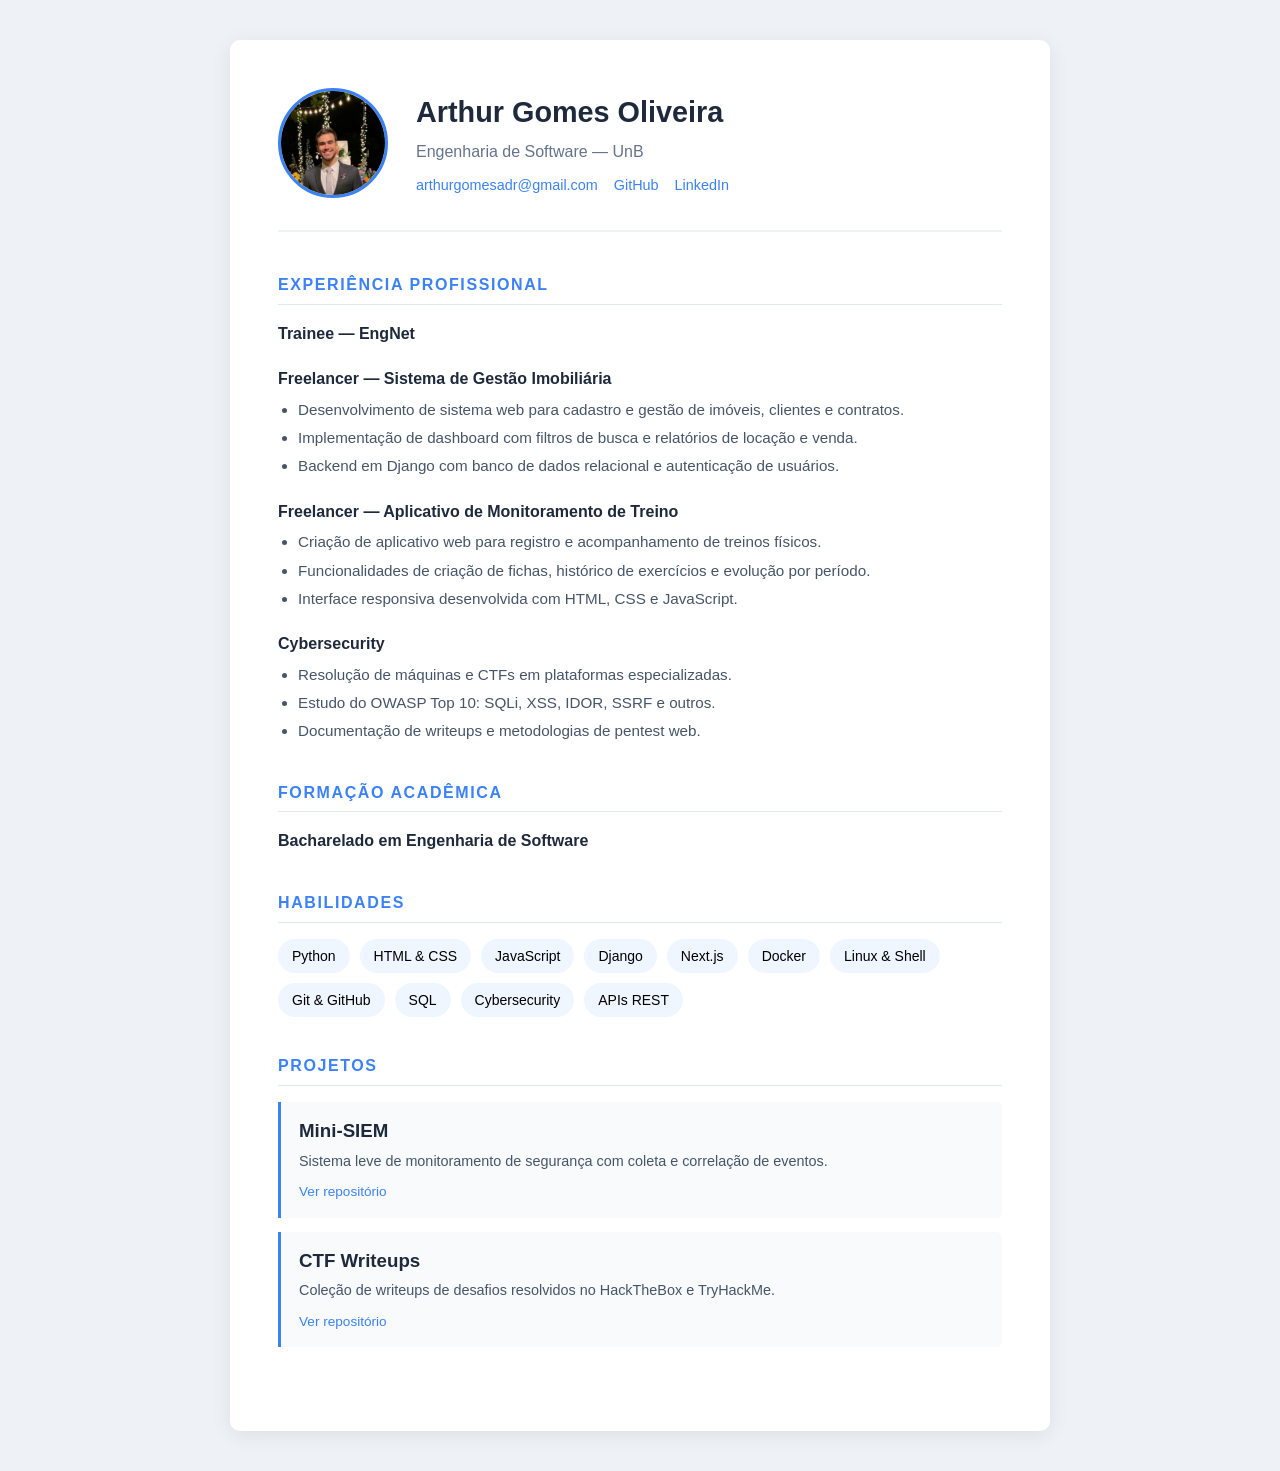
<file: index.html>
<!DOCTYPE html>
<html lang="pt-br">
<head>
  <meta charset="UTF-8" />
  <meta name="viewport" content="width=device-width, initial-scale=1.0" />
  <title>Currículo — Arthur Gomes Oliveira</title>
  <link rel="stylesheet" href="style.css" />
</head>
<body>
  <div class="container">

    <div class="header">
      <img src="foto.jpeg" alt="Foto de Arthur Gomes Oliveira" />
      <div>
        <h1>Arthur Gomes Oliveira</h1>
        <p>Engenharia de Software — UnB</p>
        <div class="contato">
          <a href="mailto:arthurgomesadr@gmail.com" target="_blank" aria-label="Enviar e-mail para Arthur">arthurgomesadr@gmail.com</a>
          <a href="https://github.com/arthurgomes1290" target="_blank" aria-label="Perfil do GitHub de Arthur">GitHub</a>
          <a href="https://www.linkedin.com/in/arthur-gomes-042355264" target="_blank" aria-label="Perfil do LinkedIn de Arthur">LinkedIn</a>
        </div>
      </div>
    </div>

    <section>
      <h2>Experiência Profissional</h2>

      <div class="item">
        <h3>Trainee — EngNet</h3>
      </div>

      <div class="item">
        <h3>Freelancer — Sistema de Gestão Imobiliária</h3>
        <ul>
          <li>Desenvolvimento de sistema web para cadastro e gestão de imóveis, clientes e contratos.</li>
          <li>Implementação de dashboard com filtros de busca e relatórios de locação e venda.</li>
          <li>Backend em Django com banco de dados relacional e autenticação de usuários.</li>
        </ul>
      </div>

      <div class="item">
        <h3>Freelancer — Aplicativo de Monitoramento de Treino</h3>
        <ul>
          <li>Criação de aplicativo web para registro e acompanhamento de treinos físicos.</li>
          <li>Funcionalidades de criação de fichas, histórico de exercícios e evolução por período.</li>
          <li>Interface responsiva desenvolvida com HTML, CSS e JavaScript.</li>
        </ul>
      </div>

      <div class="item">
        <h3>Cybersecurity</h3>
        <ul>
          <li>Resolução de máquinas e CTFs em plataformas especializadas.</li>
          <li>Estudo do OWASP Top 10: SQLi, XSS, IDOR, SSRF e outros.</li>
          <li>Documentação de writeups e metodologias de pentest web.</li>
        </ul>
      </div>
    </section>

    <section>
      <h2>Formação Acadêmica</h2>

      <div class="item">
        <h3>Bacharelado em Engenharia de Software</h3>
      </div>
    </section>

    <section>
      <h2>Habilidades</h2>
      <ul class="habilidades">
        <li>Python</li>
        <li>HTML &amp; CSS</li>
        <li>JavaScript</li>
        <li>Django</li>
        <li>Next.js</li>
        <li>Docker</li>
        <li>Linux &amp; Shell</li>
        <li>Git &amp; GitHub</li>
        <li>SQL</li>
        <li>Cybersecurity</li>
        <li>APIs REST</li>
      </ul>
    </section>

   <section>
      <h2>Projetos</h2>

      <div class="projeto">
        <h3>Mini-SIEM</h3>
        <p>Sistema leve de monitoramento de segurança com coleta e correlação de eventos.</p>
        <a href="https://github.com/arthurgomes1290/mini-siem" target="_blank">Ver repositório</a>
      </div>

      <div class="projeto">
        <h3>CTF Writeups</h3>
        <p>Coleção de writeups de desafios resolvidos no HackTheBox e TryHackMe.</p>
        <a href="https://github.com/arthurgomes1290/writeups-ctf" target="_blank">Ver repositório</a>
      </div>

    </section>

  </div>
</body>
</html>
</file>
<file: style.css>
*{
    margin: 0;
    padding: 0;
    box-sizing: border-box;
}

body {
    font-family: 'Segoe UI',Arial, sans-serif;
    background-color: #eef2f7;
    color: #333;
    line-height: 1.6;
}

.container {
    max-width: 820px;
    margin: 40px auto;
    background: white;
    padding: 48px;
    border-radius: 10px;
    box-shadow: 0 4px 20px rgba(0,0,0,0.08);
}

.header {
    display: flex;
    align-items: center;
    gap: 28px;
    margin-bottom: 40px;
    padding-bottom: 32px;
    border-bottom: 2px solid #eef2f7;
}

.header img {
  width: 110px;
  height: 110px;
  border-radius: 50%;
  object-fit: cover;
  border: 3px solid #3b82f6;
  transition: transform 0.3s ease; /* adiciona essa linha */
}

.header h1 {
  font-size: 1.8rem;
  color: #1e293b;
}

.header p {
  color: #64748b;
  margin-top: 4px;
}

.contato {
  display: flex;
  gap: 16px;
  margin-top: 10px;
  flex-wrap: wrap;
}

.contato a {
  color: #3b82f6;
  text-decoration: none;
  font-size: 0.9rem;
}

.contato a:hover {
  text-decoration: underline;

}

section {
  margin-bottom: 36px;
}

section h2 {
  font-size: 1rem;
  text-transform: uppercase;
  letter-spacing: 0.1em;
  color: #3b82f6;
  margin-bottom: 16px;
  padding-bottom: 6px;
  border-bottom: 1px solid #e2e8f0;
}

.item{
  margin-bottom: 20px;
}

.item h3 {
  font-size: 1rem;
  color: #1e293b;
}

.item ul {
  margin-top: 6px;
  padding-left: 20px;
  color: #475569;
  font-size: 0.95rem;
}

.item ul li {
  margin-bottom: 4px;
}

.habilidades {
  list-style: none;
  display: flex;
  flex-wrap: wrap;
  gap: 10px;
  padding: 0;
}

.habilidades li {
  background-color: #eff6ff;
  color: #000000;
  padding: 6px 14px;
  border-radius: 20px;
  font-size: 0.875rem;
  font-weight: 500;
}

.projeto {
  background: #f8fafc;
  border-left: 3px solid #3b82f6;
  padding: 14px 18px;
  border-radius: 0 6px 6px 0;
  margin-bottom: 14px;
}

.projeto h3 {
  color: #1e293b;
}

.projeto p {
  color: #475569;
  font-size: 0.9rem;
  margin-top: 4px;
}

.projeto a {
  display: inline-block;
  margin-top: 8px;
  font-size: 0.85rem;
  color: #3b82f6;
  text-decoration: none;
}

.header img:hover {
  transform: scale(1.1);
  transition: transform 0.3s ease;
}

@media (max-width: 600px) {
  .container {
    margin: 0;
    padding: 24px;
    border-radius: 0;
  }

  .header {
    flex-direction: column;
    text-align: center;
  }

  .contato {
    justify-content: ce
  }
}
</file>
